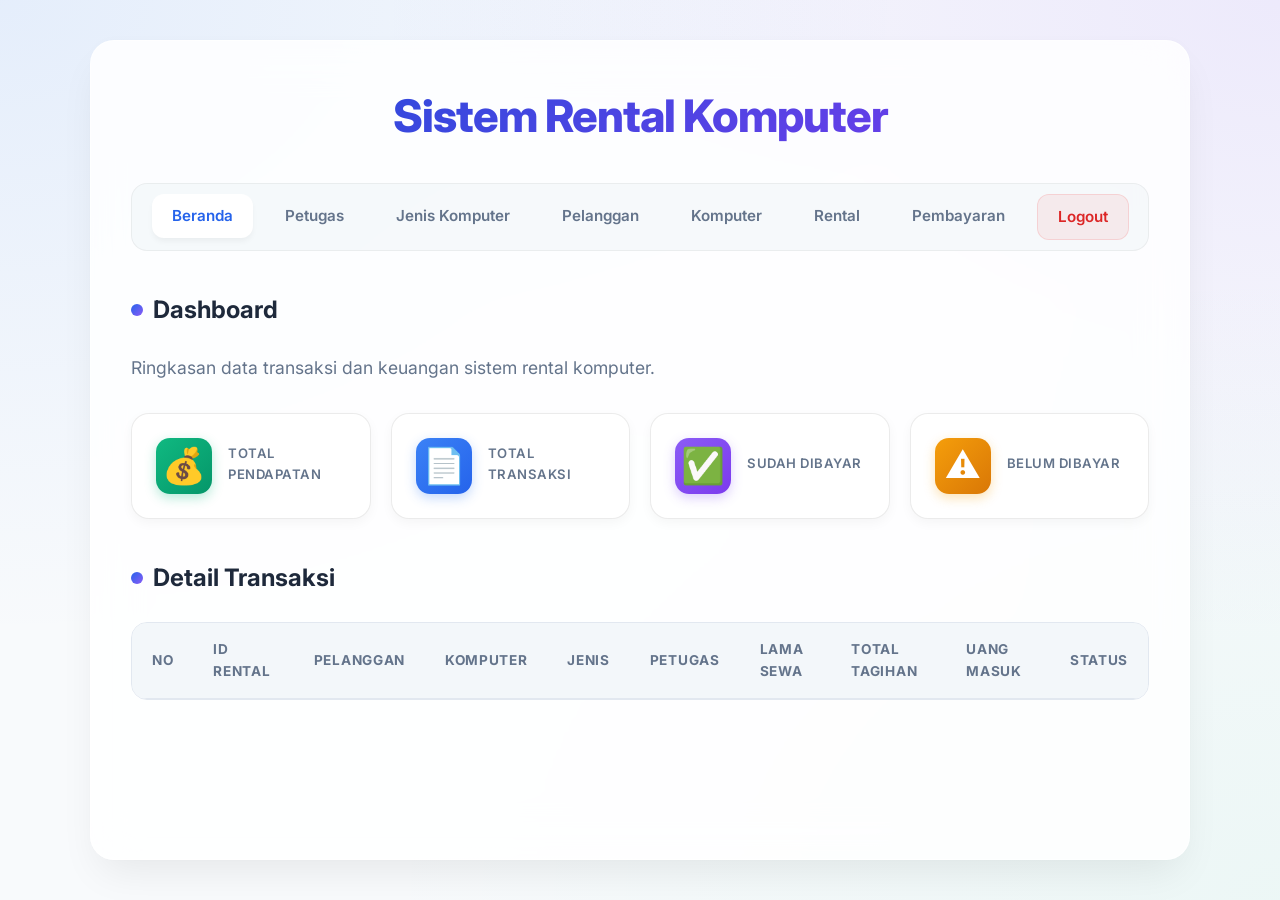
<file: frontend/index.html>
<!DOCTYPE html>
<html lang="id">

<head>
    <meta charset="UTF-8">
    <meta name="viewport" content="width=device-width, initial-scale=1.0">
    <title>Dashboard - Sistem Rental Komputer</title>
    <link rel="stylesheet" href="style.css">
</head>

<body>
    <div class="container">
        <header>
            <h1>Sistem Rental Komputer</h1>
            <nav>
                <ul>
                    <li><a href="index.html" class="nav-active">Beranda</a></li>
                    <li><a href="petugas.html">Petugas</a></li>
                    <li><a href="jenis.html">Jenis Komputer</a></li>
                    <li><a href="pelanggan.html">Pelanggan</a></li>
                    <li><a href="komputer.html">Komputer</a></li>
                    <li><a href="rental.html">Rental</a></li>
                    <li><a href="pembayaran.html">Pembayaran</a></li>
                    <li><a href="/logout" class="btn-logout">Logout</a></li>
                </ul>
            </nav>
        </header>

        <section>
            <h2>Dashboard</h2>
            <p>Ringkasan data transaksi dan keuangan sistem rental komputer.</p>

            <!-- Summary Cards -->
            <div class="dashboard-cards">
                <div class="dash-card card-income">
                    <div class="dash-card-icon">&#128176;</div>
                    <div class="dash-card-info">
                        <span class="dash-card-label">Total Pendapatan</span>
                        <span class="dash-card-value"><!--TOTAL_PENDAPATAN--></span>
                    </div>
                </div>
                <div class="dash-card card-transactions">
                    <div class="dash-card-icon">&#128196;</div>
                    <div class="dash-card-info">
                        <span class="dash-card-label">Total Transaksi</span>
                        <span class="dash-card-value"><!--TOTAL_TRANSAKSI--></span>
                    </div>
                </div>
                <div class="dash-card card-paid">
                    <div class="dash-card-icon">&#9989;</div>
                    <div class="dash-card-info">
                        <span class="dash-card-label">Sudah Dibayar</span>
                        <span class="dash-card-value"><!--TOTAL_LUNAS--></span>
                    </div>
                </div>
                <div class="dash-card card-unpaid">
                    <div class="dash-card-icon">&#9888;&#65039;</div>
                    <div class="dash-card-info">
                        <span class="dash-card-label">Belum Dibayar</span>
                        <span class="dash-card-value"><!--TOTAL_BELUM--></span>
                    </div>
                </div>
            </div>

            <!-- Detail Transaksi -->
            <h2>Detail Transaksi</h2>
            <table>
                <thead>
                    <tr>
                        <th>No</th>
                        <th>ID Rental</th>
                        <th>Pelanggan</th>
                        <th>Komputer</th>
                        <th>Jenis</th>
                        <th>Petugas</th>
                        <th>Lama Sewa</th>
                        <th>Total Tagihan</th>
                        <th>Uang Masuk</th>
                        <th>Status</th>
                    </tr>
                </thead>
                <tbody>
                    <!--DATA_DASHBOARD-->
                </tbody>
            </table>
        </section>
    </div>
</body>

</html>
</file>
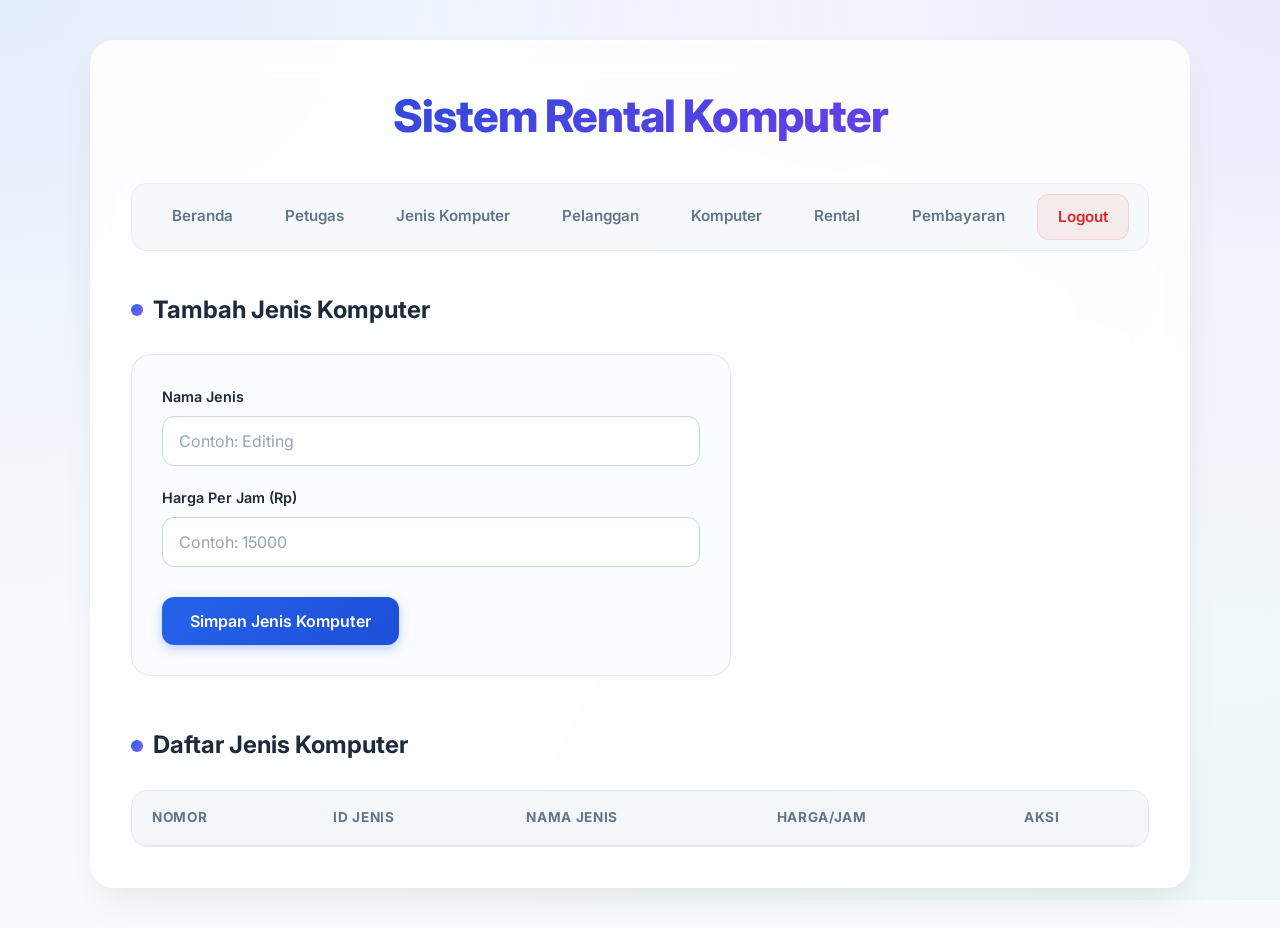
<file: frontend/jenis.html>
<!DOCTYPE html>
<html lang="id">
<head>
    <meta charset="UTF-8">
    <meta name="viewport" content="width=device-width, initial-scale=1.0">
    <title>Jenis Komputer - Rental Komputer</title>
    <link rel="stylesheet" href="style.css">
</head>
<body>
    <div class="container">
        <header>
            <h1>Sistem Rental Komputer</h1>
            <nav>
                <ul>
                    <li><a href="index.html">Beranda</a></li>
                    <li><a href="petugas.html">Petugas</a></li>
                    <li><a href="jenis.html">Jenis Komputer</a></li>
                    <li><a href="pelanggan.html">Pelanggan</a></li>
                    <li><a href="komputer.html">Komputer</a></li>
                    <li><a href="rental.html">Rental</a></li>
                    <li><a href="pembayaran.html">Pembayaran</a></li>
                    <li><a href="/logout" class="btn-logout">Logout</a></li>
                </ul>
            </nav>
        </header>

        <section>
            <h2>Tambah Jenis Komputer</h2>
            <form action="#" method="POST">
                <input type="hidden" name="id" id="formId">
                <div class="form-group">
                    <label for="namaJenis">Nama Jenis</label>
                    <input type="text" id="namaJenis" name="namaJenis" placeholder="Contoh: Editing" required>
                </div>
                <div class="form-group">
                    <label for="hargaPerJam">Harga Per Jam (Rp)</label>
                    <input type="number" id="hargaPerJam" name="hargaPerJam" placeholder="Contoh: 15000" required>
                </div>
                <button type="submit" class="btn-submit">Simpan Jenis Komputer</button>
            </form>

            <h2>Daftar Jenis Komputer</h2>
            <table>
                <thead>
                    <tr>
                        <th>Nomor</th>
                        <th>ID Jenis</th>
                        <th>Nama Jenis</th>
                        <th>Harga/Jam</th>
                        <th>Aksi</th>
                    </tr>
                </thead>
                <tbody>
                    <!--DATA_JENIS-->
                </tbody>
            </table>
        </section>
    </div>
</body>
</html>
</file>
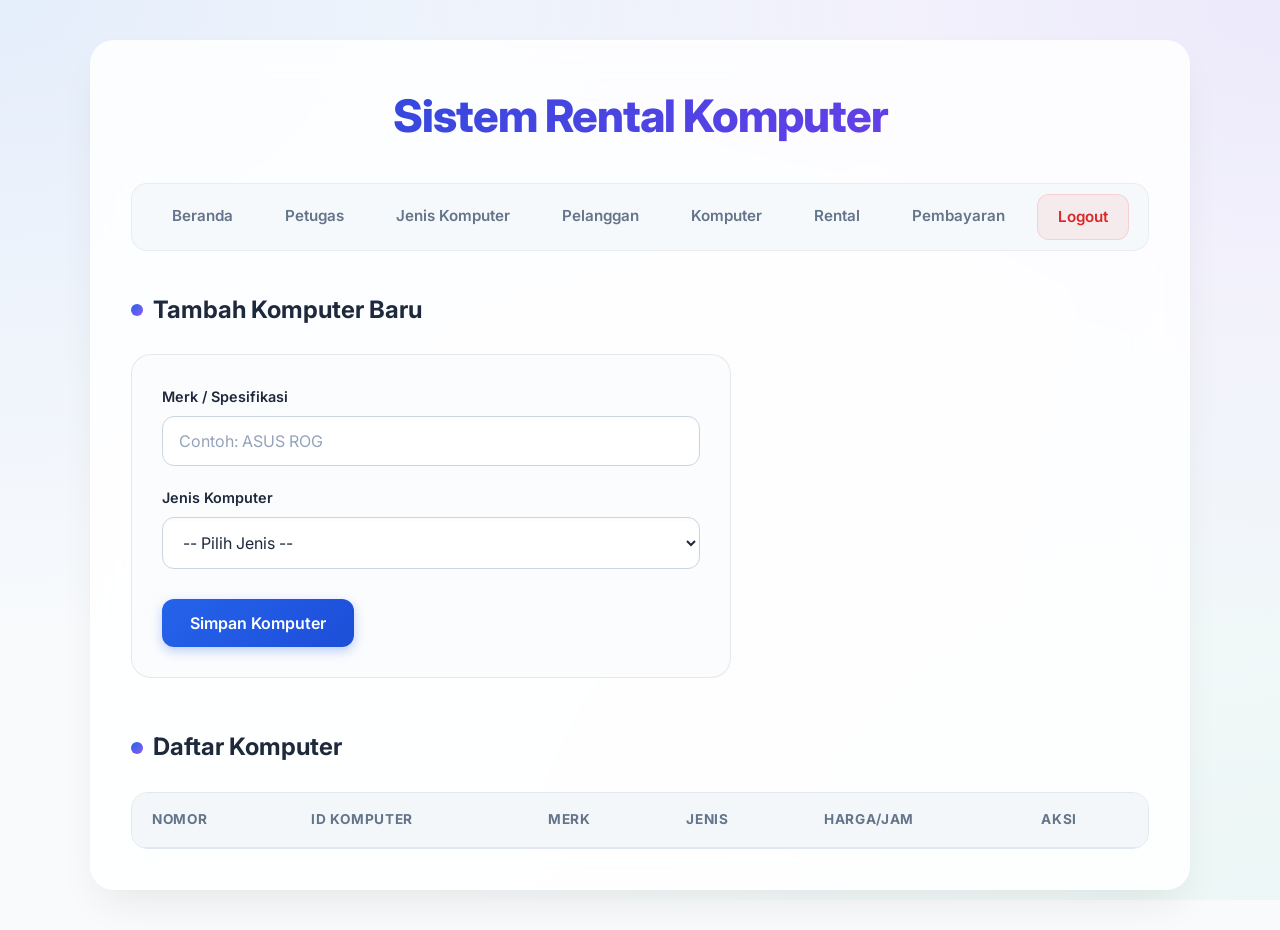
<file: frontend/komputer.html>
<!DOCTYPE html>
<html lang="id">
<head>
    <meta charset="UTF-8">
    <meta name="viewport" content="width=device-width, initial-scale=1.0">
    <title>Data Komputer - Rental Komputer</title>
    <link rel="stylesheet" href="style.css">
</head>
<body>
    <div class="container">
        <header>
            <h1>Sistem Rental Komputer</h1>
            <nav>
                <ul>
                    <li><a href="index.html">Beranda</a></li>
                    <li><a href="petugas.html">Petugas</a></li>
                    <li><a href="jenis.html">Jenis Komputer</a></li>
                    <li><a href="pelanggan.html">Pelanggan</a></li>
                    <li><a href="komputer.html">Komputer</a></li>
                    <li><a href="rental.html">Rental</a></li>
                    <li><a href="pembayaran.html">Pembayaran</a></li>
                    <li><a href="/logout" class="btn-logout">Logout</a></li>
                </ul>
            </nav>
        </header>

        <section>
            <h2>Tambah Komputer Baru</h2>
            <form action="#" method="POST">
                <input type="hidden" name="id" id="formId">
                <div class="form-group">
                    <label for="merk">Merk / Spesifikasi</label>
                    <input type="text" id="merk" name="merk" placeholder="Contoh: ASUS ROG" required>
                </div>
                <div class="form-group">
                    <label for="idJenis">Jenis Komputer</label>
                    <select id="idJenis" name="idJenis" required>
                        <option value="">-- Pilih Jenis --</option>
                        <!--OPT_JENIS-->
                    </select>
                </div>
                <button type="submit" class="btn-submit">Simpan Komputer</button>
            </form>

            <h2>Daftar Komputer</h2>
            <table>
                <thead>
                    <tr>
                        <th>Nomor</th>
                        <th>ID Komputer</th>
                        <th>Merk</th>
                        <th>Jenis</th>
                        <th>Harga/Jam</th>
                        <th>Aksi</th>
                    </tr>
                </thead>
                <tbody>
                    <!--DATA_KOMPUTER-->
                </tbody>
            </table>
        </section>
    </div>
</body>
</html>
</file>
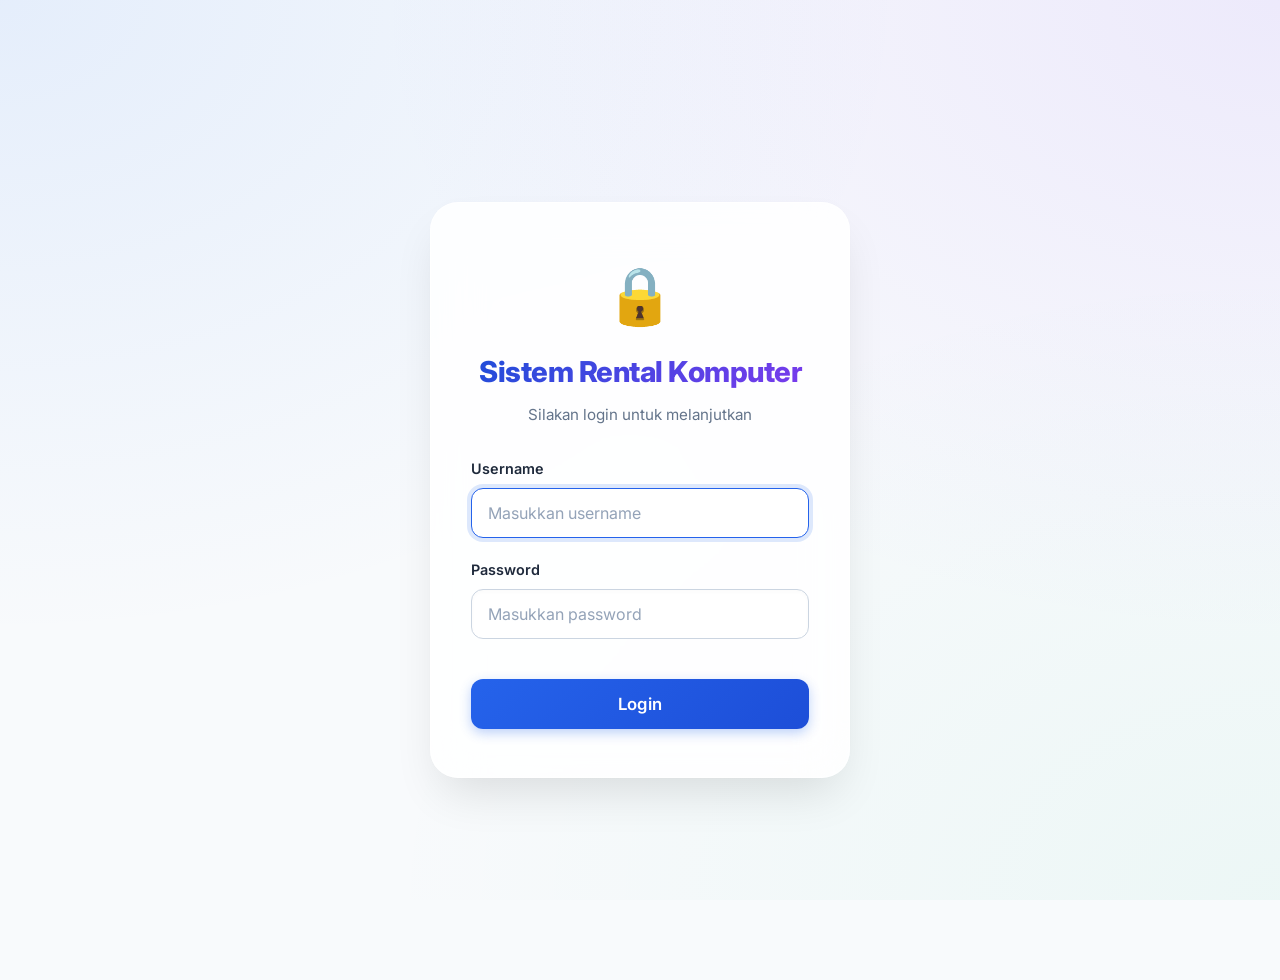
<file: frontend/login.html>
<!DOCTYPE html>
<html lang="id">

<head>
    <meta charset="UTF-8">
    <meta name="viewport" content="width=device-width, initial-scale=1.0">
    <title>Login - Sistem Rental Komputer</title>
    <link rel="stylesheet" href="style.css">
</head>

<body>
    <div class="login-container">
        <div class="login-card">
            <div class="login-icon">&#128274;</div>
            <h1 class="login-title">Sistem Rental Komputer</h1>
            <p class="login-subtitle">Silakan login untuk melanjutkan</p>

            <!--LOGIN_ERROR-->

            <form method="POST" action="/login" autocomplete="off">
                <div class="form-group">
                    <label for="username">Username</label>
                    <input type="text" id="username" name="username" placeholder="Masukkan username" required autofocus>
                </div>
                <div class="form-group">
                    <label for="password">Password</label>
                    <input type="password" id="password" name="password" placeholder="Masukkan password" required>
                </div>
                <button type="submit" class="btn-submit">Login</button>
            </form>
        </div>
    </div>
</body>

</html>
</file>
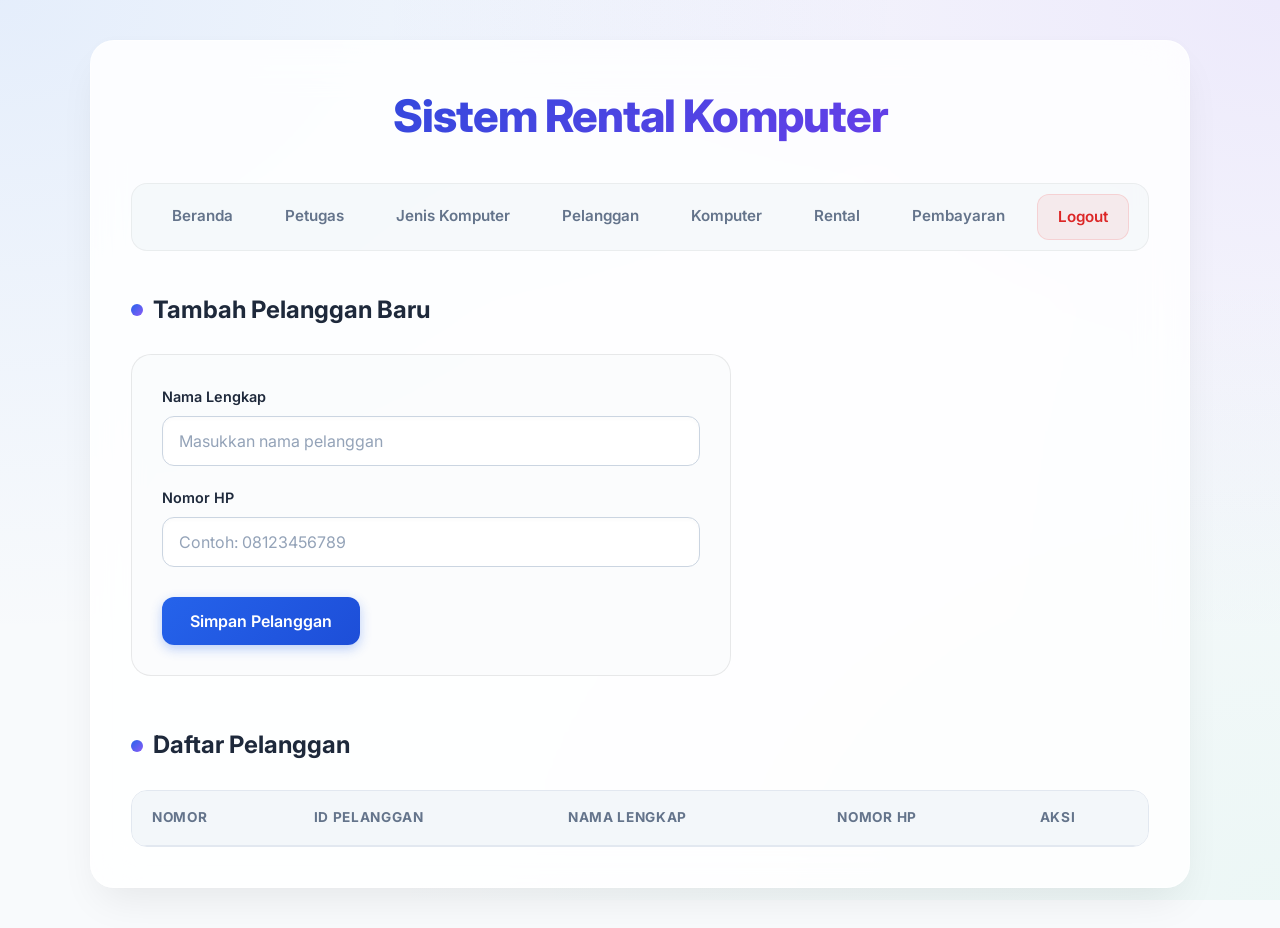
<file: frontend/pelanggan.html>
<!DOCTYPE html>
<html lang="id">
<head>
    <meta charset="UTF-8">
    <meta name="viewport" content="width=device-width, initial-scale=1.0">
    <title>Data Pelanggan - Rental Komputer</title>
    <link rel="stylesheet" href="style.css">
</head>
<body>
    <div class="container">
        <header>
            <h1>Sistem Rental Komputer</h1>
            <nav>
                <ul>
                    <li><a href="index.html">Beranda</a></li>
                    <li><a href="petugas.html">Petugas</a></li>
                    <li><a href="jenis.html">Jenis Komputer</a></li>
                    <li><a href="pelanggan.html">Pelanggan</a></li>
                    <li><a href="komputer.html">Komputer</a></li>
                    <li><a href="rental.html">Rental</a></li>
                    <li><a href="pembayaran.html">Pembayaran</a></li>
                    <li><a href="/logout" class="btn-logout">Logout</a></li>
                </ul>
            </nav>
        </header>

        <section>
            <h2>Tambah Pelanggan Baru</h2>
            <form action="#" method="POST">
                <input type="hidden" name="id" id="formId">
                <div class="form-group">
                    <label for="nama">Nama Lengkap</label>
                    <input type="text" id="nama" name="nama" placeholder="Masukkan nama pelanggan" required>
                </div>
                <div class="form-group">
                    <label for="noHp">Nomor HP</label>
                    <input type="text" id="noHp" name="noHp" placeholder="Contoh: 08123456789" required>
                </div>
                <button type="submit" class="btn-submit">Simpan Pelanggan</button>
            </form>

            <h2>Daftar Pelanggan</h2>
            <table>
                <thead>
                    <tr>
                        <th>Nomor</th>
                        <th>ID Pelanggan</th>
                        <th>Nama Lengkap</th>
                        <th>Nomor HP</th>
                        <th>Aksi</th>
                    </tr>
                </thead>
                <tbody>
                    <!--DATA_PELANGGAN-->
                </tbody>
            </table>
        </section>
    </div>
</body>
</html>
</file>
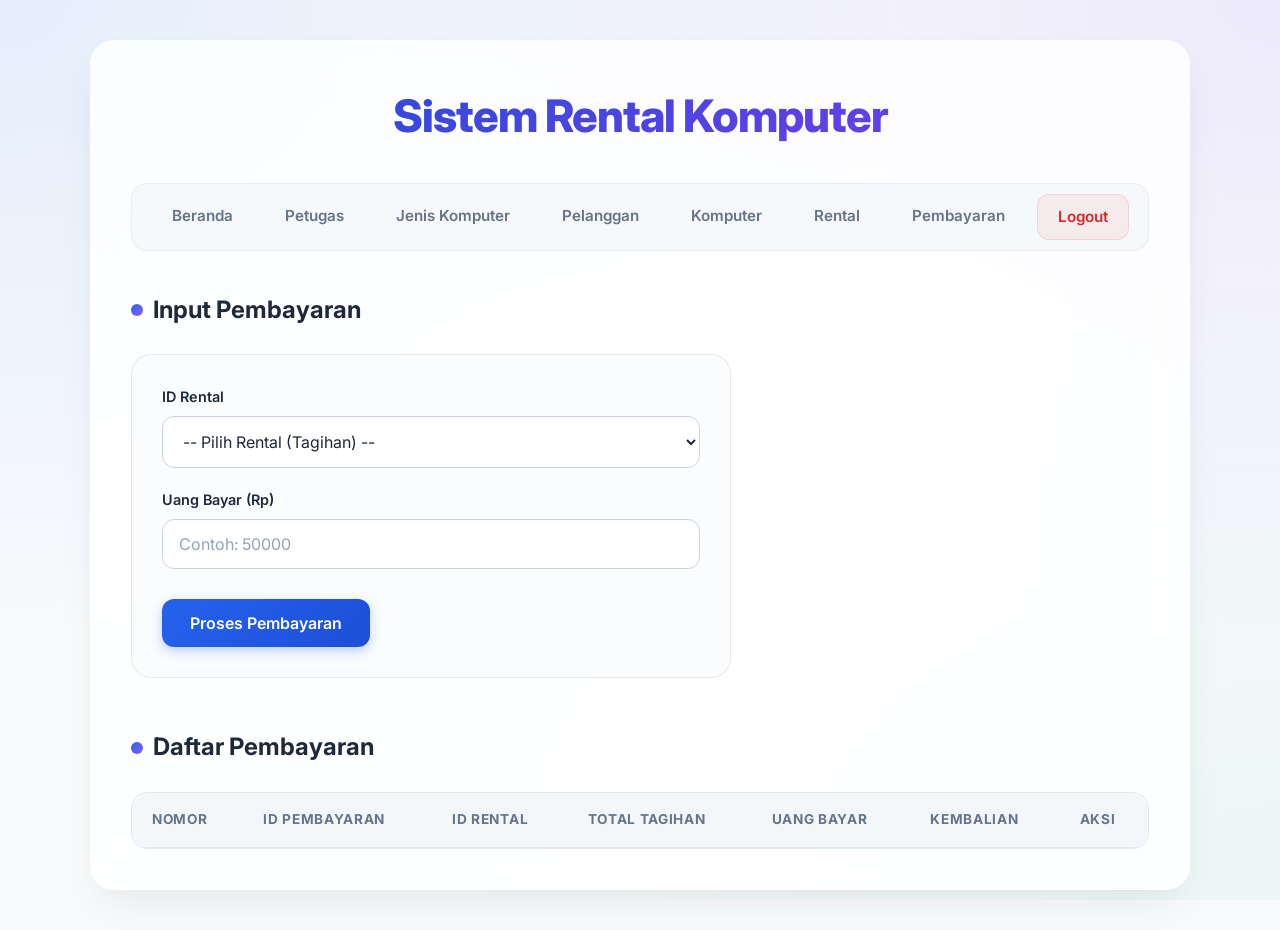
<file: frontend/pembayaran.html>
<!DOCTYPE html>
<html lang="id">
<head>
    <meta charset="UTF-8">
    <meta name="viewport" content="width=device-width, initial-scale=1.0">
    <title>Pembayaran - Rental Komputer</title>
    <link rel="stylesheet" href="style.css">
</head>
<body>
    <div class="container">
        <header>
            <h1>Sistem Rental Komputer</h1>
            <nav>
                <ul>
                    <li><a href="index.html">Beranda</a></li>
                    <li><a href="petugas.html">Petugas</a></li>
                    <li><a href="jenis.html">Jenis Komputer</a></li>
                    <li><a href="pelanggan.html">Pelanggan</a></li>
                    <li><a href="komputer.html">Komputer</a></li>
                    <li><a href="rental.html">Rental</a></li>
                    <li><a href="pembayaran.html">Pembayaran</a></li>
                    <li><a href="/logout" class="btn-logout">Logout</a></li>
                </ul>
            </nav>
        </header>

        <section>
            <h2>Input Pembayaran</h2>
            <form action="#" method="POST">
                <input type="hidden" name="id" id="formId">
                <div class="form-group">
                    <label for="idRental">ID Rental</label>
                    <select id="idRental" name="idRental" required>
                        <option value="">-- Pilih Rental (Tagihan) --</option>
                        <!--OPT_RENTAL-->
                    </select>
                </div>
                <div class="form-group">
                    <label for="bayar">Uang Bayar (Rp)</label>
                    <input type="number" id="bayar" name="bayar" min="0" placeholder="Contoh: 50000" required>
                </div>
                <button type="submit" class="btn-submit">Proses Pembayaran</button>
            </form>

            <h2>Daftar Pembayaran</h2>
            <table>
                <thead>
                    <tr>
                        <th>Nomor</th>
                        <th>ID Pembayaran</th>
                        <th>ID Rental</th>
                        <th>Total Tagihan</th>
                        <th>Uang Bayar</th>
                        <th>Kembalian</th>
                        <th>Aksi</th>
                    </tr>
                </thead>
                <tbody>
                    <!--DATA_PEMBAYARAN-->
                </tbody>
            </table>
        </section>
    </div>
</body>
</html>
</file>
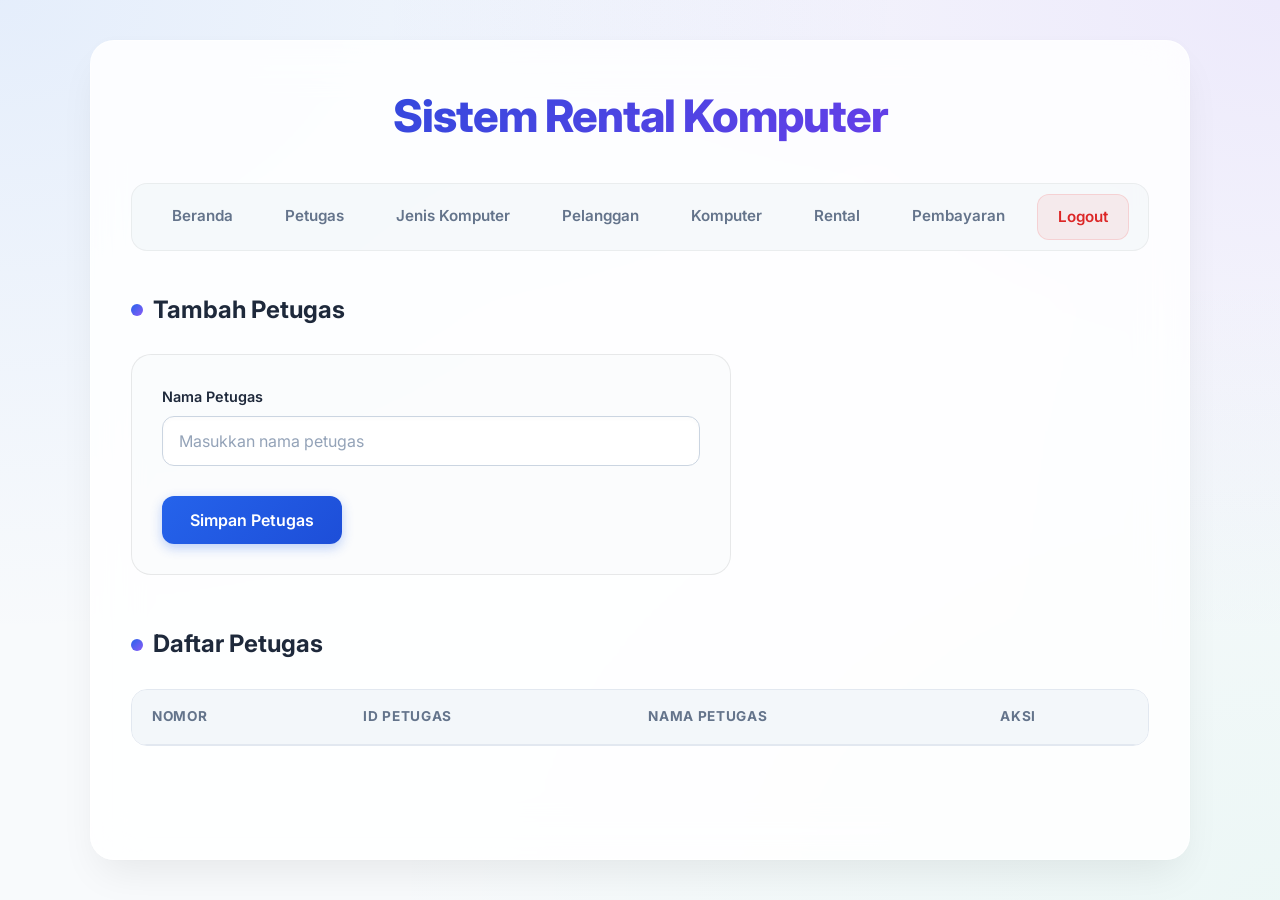
<file: frontend/petugas.html>
<!DOCTYPE html>
<html lang="id">
<head>
    <meta charset="UTF-8">
    <meta name="viewport" content="width=device-width, initial-scale=1.0">
    <title>Petugas - Rental Komputer</title>
    <link rel="stylesheet" href="style.css">
</head>
<body>
    <div class="container">
        <header>
            <h1>Sistem Rental Komputer</h1>
            <nav>
                <ul>
                    <li><a href="index.html">Beranda</a></li>
                    <li><a href="petugas.html">Petugas</a></li>
                    <li><a href="jenis.html">Jenis Komputer</a></li>
                    <li><a href="pelanggan.html">Pelanggan</a></li>
                    <li><a href="komputer.html">Komputer</a></li>
                    <li><a href="rental.html">Rental</a></li>
                    <li><a href="pembayaran.html">Pembayaran</a></li>
                    <li><a href="/logout" class="btn-logout">Logout</a></li>
                </ul>
            </nav>
        </header>

        <section>
            <h2>Tambah Petugas</h2>
            <form action="#" method="POST">
                <input type="hidden" name="id" id="formId">
                <div class="form-group">
                    <label for="namaPetugas">Nama Petugas</label>
                    <input type="text" id="namaPetugas" name="namaPetugas" placeholder="Masukkan nama petugas" required>
                </div>
                <button type="submit" class="btn-submit">Simpan Petugas</button>
            </form>

            <h2>Daftar Petugas</h2>
            <table>
                <thead>
                    <tr>
                        <th>Nomor</th>
                        <th>ID Petugas</th>
                        <th>Nama Petugas</th>
                        <th>Aksi</th>
                    </tr>
                </thead>
                <tbody>
                    <!--DATA_PETUGAS-->
                </tbody>
            </table>
        </section>
    </div>
</body>
</html>
</file>
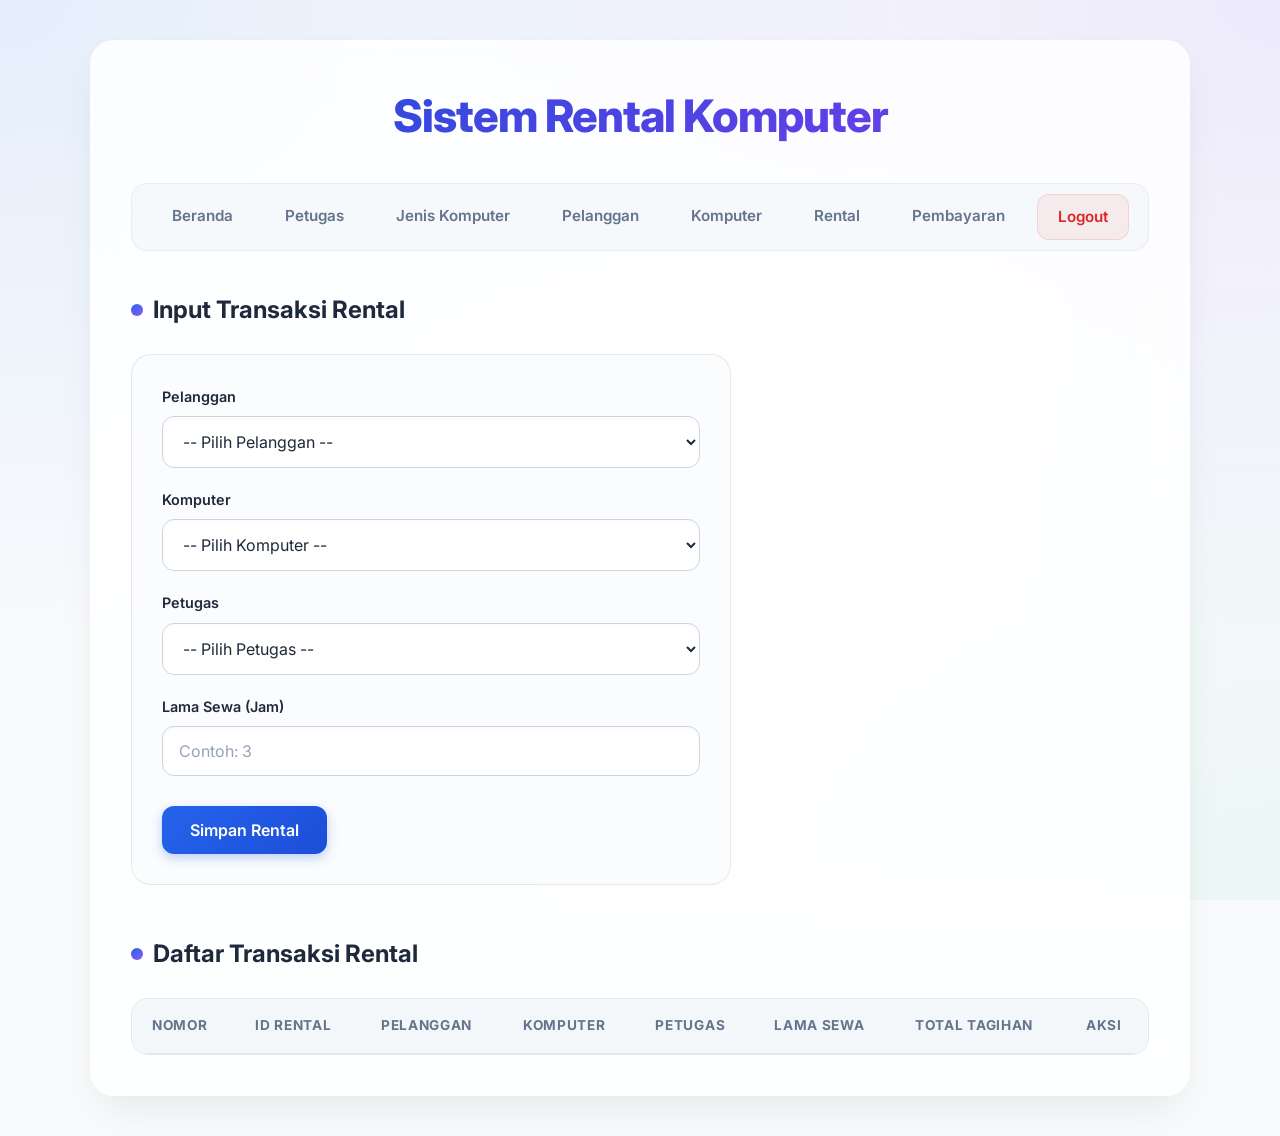
<file: frontend/rental.html>
<!DOCTYPE html>
<html lang="id">
<head>
    <meta charset="UTF-8">
    <meta name="viewport" content="width=device-width, initial-scale=1.0">
    <title>Transaksi Rental - Rental Komputer</title>
    <link rel="stylesheet" href="style.css">
</head>
<body>
    <div class="container">
        <header>
            <h1>Sistem Rental Komputer</h1>
            <nav>
                <ul>
                    <li><a href="index.html">Beranda</a></li>
                    <li><a href="petugas.html">Petugas</a></li>
                    <li><a href="jenis.html">Jenis Komputer</a></li>
                    <li><a href="pelanggan.html">Pelanggan</a></li>
                    <li><a href="komputer.html">Komputer</a></li>
                    <li><a href="rental.html">Rental</a></li>
                    <li><a href="pembayaran.html">Pembayaran</a></li>
                    <li><a href="/logout" class="btn-logout">Logout</a></li>
                </ul>
            </nav>
        </header>

        <section>
            <h2>Input Transaksi Rental</h2>
            <form action="#" method="POST">
                <input type="hidden" name="id" id="formId">
                <div class="form-group">
                    <label for="idPelanggan">Pelanggan</label>
                    <select id="idPelanggan" name="idPelanggan" required>
                        <option value="">-- Pilih Pelanggan --</option>
                        <!--OPT_PELANGGAN-->
                    </select>
                </div>
                <div class="form-group">
                    <label for="idKomputer">Komputer</label>
                    <select id="idKomputer" name="idKomputer" required>
                        <option value="">-- Pilih Komputer --</option>
                        <!--OPT_KOMPUTER-->
                    </select>
                </div>
                <div class="form-group">
                    <label for="idPetugas">Petugas</label>
                    <select id="idPetugas" name="idPetugas" required>
                        <option value="">-- Pilih Petugas --</option>
                        <!--OPT_PETUGAS-->
                    </select>
                </div>
                <div class="form-group">
                    <label for="lamaSewa">Lama Sewa (Jam)</label>
                    <input type="number" id="lamaSewa" name="lamaSewa" min="1" placeholder="Contoh: 3" required>
                </div>
                <button type="submit" class="btn-submit">Simpan Rental</button>
            </form>

            <h2>Daftar Transaksi Rental</h2>
            <table>
                <thead>
                    <tr>
                        <th>Nomor</th>
                        <th>ID Rental</th>
                        <th>Pelanggan</th>
                        <th>Komputer</th>
                        <th>Petugas</th>
                        <th>Lama Sewa</th>
                        <th>Total Tagihan</th>
                        <th>Aksi</th>
                    </tr>
                </thead>
                <tbody>
                    <!--DATA_RENTAL-->
                </tbody>
            </table>
        </section>
    </div>
</body>
</html>
</file>
<file: frontend/style.css>
@import url('https://fonts.googleapis.com/css2?family=Inter:wght@300;400;500;600;700&display=swap');

:root {
    --bg-main: #F8FAFC;
    --bg-card: rgba(255, 255, 255, 0.85);
    --border-color: rgba(0, 0, 0, 0.08);
    --text-main: #1E293B;
    --text-muted: #64748B;
    --primary: #2563EB;
    --primary-hover: #1D4ED8;
    --accent: #8B5CF6;
    --input-bg: #FFFFFF;
    --table-header: rgba(241, 245, 249, 0.8);
    --table-border: #E2E8F0;
}

* {
    box-sizing: border-box;
    margin: 0;
    padding: 0;
    font-family: 'Inter', -apple-system, BlinkMacSystemFont, "Segoe UI", Roboto, sans-serif;
}

body {
    background-color: var(--bg-main);
    background-image: 
        radial-gradient(at 0% 0%, rgba(59, 130, 246, 0.1) 0px, transparent 50%),
        radial-gradient(at 100% 0%, rgba(139, 92, 246, 0.1) 0px, transparent 50%),
        radial-gradient(at 100% 100%, rgba(16, 185, 129, 0.05) 0px, transparent 50%);
    background-attachment: fixed;
    color: var(--text-main);
    min-height: 100vh;
    display: flex;
    justify-content: center;
    padding: 40px 20px;
    line-height: 1.6;
}

.container {
    width: 100%;
    max-width: 1100px;
    background: var(--bg-card);
    backdrop-filter: blur(24px);
    -webkit-backdrop-filter: blur(24px);
    border: 1px solid rgba(255, 255, 255, 0.6);
    border-radius: 24px;
    padding: 40px;
    box-shadow: 0 20px 40px -10px rgba(0, 0, 0, 0.08), 0 0 10px rgba(0,0,0,0.02);
    animation: fadeIn 0.6s ease-out;
}

@keyframes fadeIn {
    from { opacity: 0; transform: translateY(20px); }
    to { opacity: 1; transform: translateY(0); }
}

header {
    text-align: center;
    margin-bottom: 40px;
}

header h1 {
    font-size: 2.8rem;
    font-weight: 800;
    margin-bottom: 30px;
    background: linear-gradient(135deg, #1D4ED8, #7C3AED);
    -webkit-background-clip: text;
    -webkit-text-fill-color: transparent;
    letter-spacing: -1px;
}

nav ul {
    list-style: none;
    display: flex;
    justify-content: center;
    gap: 12px;
    flex-wrap: wrap;
    background: rgba(241, 245, 249, 0.6);
    padding: 10px;
    border-radius: 16px;
    border: 1px solid rgba(0,0,0,0.05);
}

nav ul li a {
    text-decoration: none;
    color: var(--text-muted);
    background: transparent;
    padding: 10px 20px;
    border-radius: 12px;
    font-size: 0.95rem;
    font-weight: 600;
    transition: all 0.3s ease;
    display: inline-block;
}

nav ul li a:hover {
    color: var(--primary);
    background: #FFFFFF;
    box-shadow: 0 4px 6px -1px rgba(0, 0, 0, 0.05);
    transform: translateY(-2px);
}

nav ul li a:active {
    transform: scale(0.95);
}

h2 {
    font-size: 1.5rem;
    font-weight: 700;
    margin-bottom: 25px;
    color: var(--text-main);
    display: flex;
    align-items: center;
    gap: 10px;
}

h2::before {
    content: '';
    display: inline-block;
    width: 12px;
    height: 12px;
    background: linear-gradient(135deg, var(--primary), var(--accent));
    border-radius: 50%;
}

section p {
    font-size: 1.1rem;
    color: var(--text-muted);
    margin-bottom: 30px;
}

form {
    background: rgba(248, 250, 252, 0.5);
    padding: 30px;
    border-radius: 20px;
    margin-bottom: 50px;
    border: 1px solid var(--border-color);
}

.form-group {
    margin-bottom: 20px;
}

.form-group label {
    display: block;
    margin-bottom: 8px;
    font-size: 0.9rem;
    font-weight: 600;
    color: var(--text-main);
}

.form-group input, 
.form-group select {
    width: 100%;
    padding: 14px 16px;
    background: var(--input-bg);
    border: 1px solid #CBD5E1;
    border-radius: 12px;
    font-size: 1rem;
    color: var(--text-main);
    transition: all 0.3s ease;
    outline: none;
    box-shadow: inset 0 2px 4px 0 rgba(0,0,0,0.02);
}

.form-group input::placeholder {
    color: #94A3B8;
}

.form-group select option {
    background-color: #FFFFFF;
    color: var(--text-main);
}

.form-group input:focus, 
.form-group select:focus {
    border-color: var(--primary);
    box-shadow: 0 0 0 4px rgba(37, 99, 235, 0.15);
}

.btn-submit {
    background: linear-gradient(135deg, var(--primary), var(--primary-hover));
    color: #fff;
    border: none;
    padding: 14px 28px;
    font-size: 1rem;
    border-radius: 12px;
    cursor: pointer;
    font-weight: 600;
    transition: all 0.3s ease;
    width: 100%;
    margin-top: 10px;
    box-shadow: 0 4px 12px rgba(37, 99, 235, 0.3);
}

.btn-submit:hover {
    transform: translateY(-2px);
    box-shadow: 0 6px 20px rgba(37, 99, 235, 0.4);
    background: linear-gradient(135deg, var(--primary-hover), var(--primary));
}

table {
    width: 100%;
    border-collapse: separate;
    border-spacing: 0;
    margin-top: 10px;
    border-radius: 16px;
    overflow: hidden;
    border: 1px solid var(--table-border);
    background: #FFFFFF;
}

th, td {
    padding: 16px 20px;
    text-align: left;
}

th {
    background: var(--table-header);
    font-weight: 700;
    font-size: 0.85rem;
    text-transform: uppercase;
    letter-spacing: 0.05em;
    color: var(--text-muted);
    border-bottom: 1px solid var(--table-border);
}

td {
    border-bottom: 1px solid var(--table-border);
    font-size: 0.95rem;
}

tr:last-child td {
    border-bottom: none;
}

tr {
    transition: all 0.2s ease;
}

tr:hover td {
    background: #F8FAFC;
}

@media (min-width: 768px) {
    form {
        max-width: 600px;
        margin-left: 0;
    }
    
    .btn-submit {
        width: auto;
    }
}

/* Active Nav */
nav ul li a.nav-active {
    color: var(--primary);
    background: #FFFFFF;
    box-shadow: 0 4px 6px -1px rgba(0, 0, 0, 0.05);
}

/* Dashboard Cards */
.dashboard-cards {
    display: grid;
    grid-template-columns: repeat(auto-fit, minmax(220px, 1fr));
    gap: 20px;
    margin-bottom: 40px;
}

.dash-card {
    display: flex;
    align-items: center;
    gap: 16px;
    padding: 24px;
    border-radius: 18px;
    background: #FFFFFF;
    border: 1px solid var(--border-color);
    box-shadow: 0 4px 12px rgba(0, 0, 0, 0.04);
    transition: transform 0.3s ease, box-shadow 0.3s ease;
}

.dash-card:hover {
    transform: translateY(-4px);
    box-shadow: 0 8px 24px rgba(0, 0, 0, 0.08);
}

.dash-card-icon {
    font-size: 2.2rem;
    width: 56px;
    height: 56px;
    display: flex;
    align-items: center;
    justify-content: center;
    border-radius: 14px;
    flex-shrink: 0;
}

.card-income .dash-card-icon {
    background: linear-gradient(135deg, #10B981, #059669);
    color: white;
    box-shadow: 0 4px 12px rgba(16, 185, 129, 0.3);
}

.card-transactions .dash-card-icon {
    background: linear-gradient(135deg, #3B82F6, #2563EB);
    color: white;
    box-shadow: 0 4px 12px rgba(59, 130, 246, 0.3);
}

.card-paid .dash-card-icon {
    background: linear-gradient(135deg, #8B5CF6, #7C3AED);
    color: white;
    box-shadow: 0 4px 12px rgba(139, 92, 246, 0.3);
}

.card-unpaid .dash-card-icon {
    background: linear-gradient(135deg, #F59E0B, #D97706);
    color: white;
    box-shadow: 0 4px 12px rgba(245, 158, 11, 0.3);
}

.dash-card-info {
    display: flex;
    flex-direction: column;
    gap: 4px;
}

.dash-card-label {
    font-size: 0.82rem;
    font-weight: 600;
    color: var(--text-muted);
    text-transform: uppercase;
    letter-spacing: 0.04em;
}

.dash-card-value {
    font-size: 1.5rem;
    font-weight: 800;
    color: var(--text-main);
    letter-spacing: -0.5px;
}

/* Status Badges */
.badge {
    display: inline-block;
    padding: 5px 14px;
    border-radius: 20px;
    font-size: 0.8rem;
    font-weight: 700;
    letter-spacing: 0.02em;
    text-align: center;
}

.badge-lunas {
    background: rgba(16, 185, 129, 0.12);
    color: #059669;
    border: 1px solid rgba(16, 185, 129, 0.25);
}

.badge-belum {
    background: rgba(245, 158, 11, 0.12);
    color: #B45309;
    border: 1px solid rgba(245, 158, 11, 0.25);
}

/* Money column styling */
.money-positive {
    color: #059669;
    font-weight: 600;
}

.money-neutral {
    font-weight: 600;
}

/* Table Action Buttons */
.btn-edit, .btn-hapus {
    display: inline-flex;
    align-items: center;
    justify-content: center;
    padding: 6px 14px;
    border-radius: 8px;
    font-size: 0.85rem;
    font-weight: 600;
    text-decoration: none;
    transition: all 0.3s cubic-bezier(0.4, 0, 0.2, 1);
    cursor: pointer;
    border: none;
    margin-right: 6px;
    font-family: inherit;
}

.btn-edit {
    background: linear-gradient(135deg, #EFF6FF, #DBEAFE);
    color: #1D4ED8;
    border: 1px solid #BFDBFE;
}

.btn-edit::before {
    content: '✏️ ';
    font-size: 0.8rem;
    margin-right: 4px;
}

.btn-edit:hover {
    background: linear-gradient(135deg, #3B82F6, #2563EB);
    color: #FFFFFF;
    border-color: transparent;
    box-shadow: 0 4px 12px rgba(37, 99, 235, 0.3);
    transform: translateY(-2px);
}

.btn-hapus {
    background: linear-gradient(135deg, #FEF2F2, #FEE2E2);
    color: #B91C1C;
    border: 1px solid #FECACA;
}

.btn-hapus::before {
    content: '🗑️ ';
    font-size: 0.8rem;
    margin-right: 4px;
}

.btn-hapus:hover {
    background: linear-gradient(135deg, #EF4444, #DC2626);
    color: #FFFFFF;
    border-color: transparent;
    box-shadow: 0 4px 12px rgba(220, 38, 38, 0.3);
    transform: translateY(-2px);
}

/* ===== Login Page ===== */
.login-container {
    width: 100%;
    min-height: 100vh;
    display: flex;
    align-items: center;
    justify-content: center;
}

.login-card {
    width: 100%;
    max-width: 420px;
    background: var(--bg-card);
    backdrop-filter: blur(24px);
    -webkit-backdrop-filter: blur(24px);
    border: 1px solid rgba(255, 255, 255, 0.6);
    border-radius: 28px;
    padding: 48px 40px;
    box-shadow: 0 24px 48px -12px rgba(0, 0, 0, 0.12), 0 0 10px rgba(0,0,0,0.02);
    animation: fadeIn 0.6s ease-out;
    text-align: center;
}

.login-icon {
    font-size: 3.5rem;
    margin-bottom: 8px;
    animation: bounceIn 0.8s ease-out;
}

@keyframes bounceIn {
    0% { transform: scale(0); opacity: 0; }
    60% { transform: scale(1.15); }
    100% { transform: scale(1); opacity: 1; }
}

.login-title {
    font-size: 1.8rem;
    font-weight: 800;
    margin-bottom: 8px;
    background: linear-gradient(135deg, #1D4ED8, #7C3AED);
    -webkit-background-clip: text;
    -webkit-text-fill-color: transparent;
    letter-spacing: -0.5px;
}

.login-subtitle {
    font-size: 0.95rem;
    color: var(--text-muted);
    margin-bottom: 30px;
}

.login-card form {
    text-align: left;
    background: transparent;
    padding: 0;
    margin-bottom: 0;
    border: none;
}

.login-card .btn-submit {
    margin-top: 20px;
    width: 100%;
    padding: 15px;
    font-size: 1.05rem;
    letter-spacing: 0.02em;
}

.login-error {
    background: rgba(239, 68, 68, 0.08);
    color: #DC2626;
    border: 1px solid rgba(239, 68, 68, 0.2);
    border-radius: 12px;
    padding: 12px 16px;
    font-size: 0.9rem;
    font-weight: 600;
    margin-bottom: 20px;
    animation: shake 0.4s ease-in-out;
}

@keyframes shake {
    0%, 100% { transform: translateX(0); }
    25% { transform: translateX(-6px); }
    75% { transform: translateX(6px); }
}

/* ===== Logout Button ===== */
.btn-logout {
    text-decoration: none;
    color: #DC2626;
    background: rgba(239, 68, 68, 0.08);
    padding: 10px 20px;
    border-radius: 12px;
    font-size: 0.95rem;
    font-weight: 600;
    transition: all 0.3s ease;
    display: inline-block;
    border: 1px solid rgba(239, 68, 68, 0.15);
}

.btn-logout:hover {
    color: #FFFFFF;
    background: linear-gradient(135deg, #EF4444, #DC2626);
    box-shadow: 0 4px 12px rgba(220, 38, 38, 0.3);
    transform: translateY(-2px);
    border-color: transparent;
}
</file>
